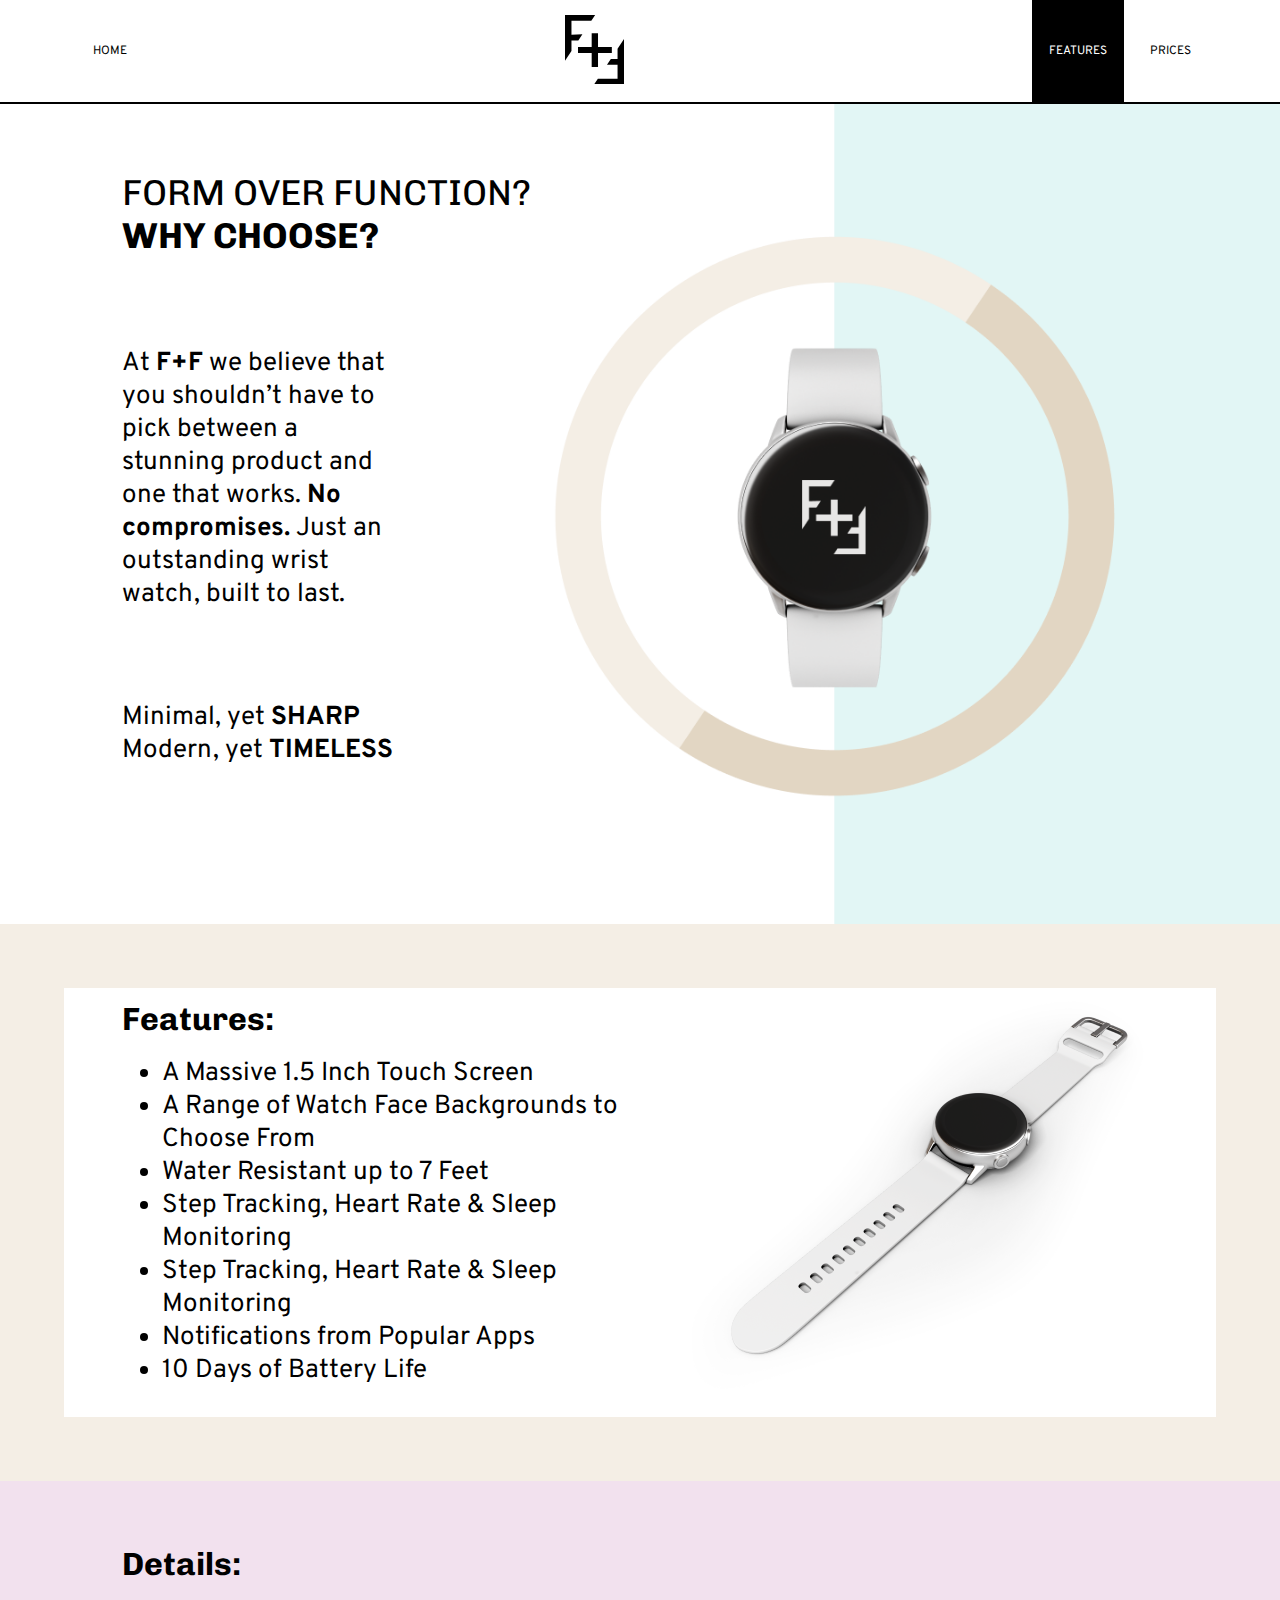
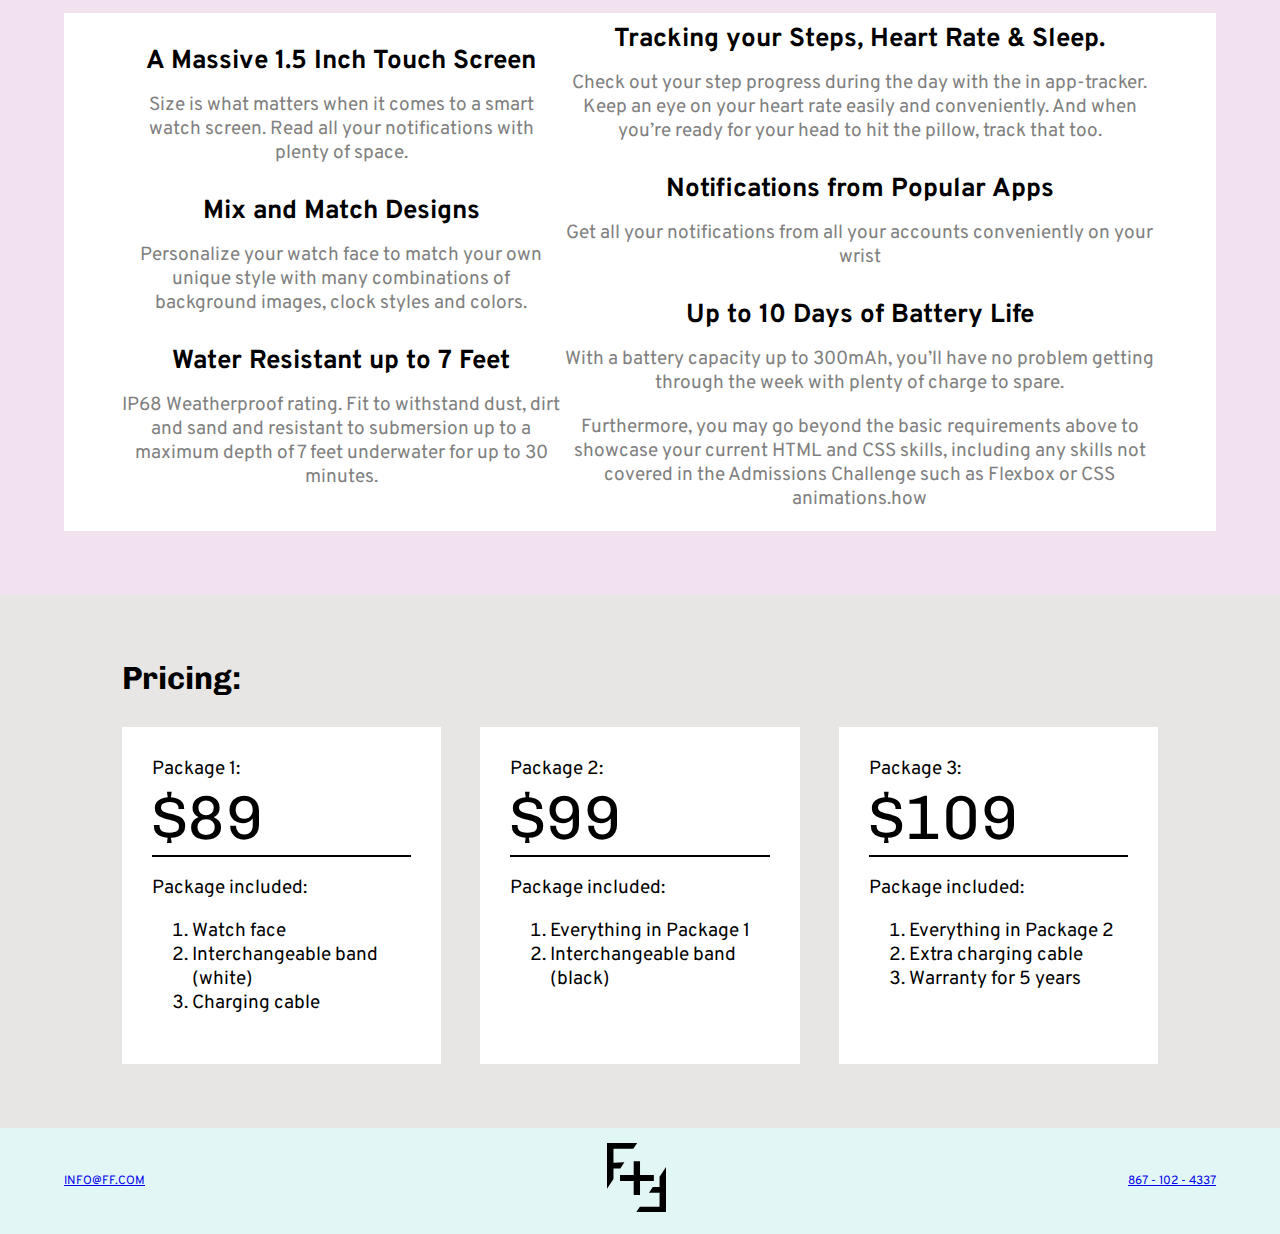
<file: starter-code/index.html>
<!DOCTYPE html>
<html lang="en">

<head>
    <meta charset="UTF-8">
    <meta http-equiv="X-UA-Compatible" content="IE=edge">
    <meta name="viewport" content="width=device-width, initial-scale=1.0">
    <link rel="preconnect" href="https://fonts.googleapis.com">
    <link rel="preconnect" href="https://fonts.gstatic.com" crossorigin>
    <link href="https://fonts.googleapis.com/css2?family=Chivo:wght@400;700&family=Overpass:wght@400;700&display=swap"
        rel="stylesheet">
    <link rel="stylesheet" href="./styles.css">
    <title>F + F Watch</title>
    <style>
        /* add your styles below: */
        .header__copy--upperbold {
            text-transform: uppercase;
            font-weight: bold;
        }

        .details {
            padding: 0 5%;
            background: #f2e1ee;
            padding-top: 5%;
            padding-bottom: 5%;
        }

        .details h3 {
            margin-left: 5%;
        }

        .details-center {
            text-align: center;
        }

        .details_title {
            font-family: "Chivo", Arial, Helvetica, sans-serif;
            font-size: 32px;
            margin: 0 0 30px;
        }

        .details_container {
            padding: 0 5%;
            display: flex;
            justify-content: space-between;
            background: white;
        }

        .details_container h4 {
            font-size: 26px;
            margin-top: 10px;
            margin-bottom: 15px;
        }

        .details_container p {
            font-size: 19px;
            margin: 0;
            margin-bottom: 20px;
            color: gray;
        }

        .details_column {
            display: flex;
            flex-direction: column;
            justify-content: center;
        }

        .pricing__card-top {
            border-bottom: 2px solid black;
        }
    </style>
</head>

<body>
    <div class="nav">
        <ul class="nav__pages-list">
            <li class="nav__pages-list-item">
                <a class="nav__pages-link" href="/">HOME</a>
            </li>
            <!-- <li class="nav__pages-list-item">
                <a class="nav__pages-link" href="/">CONTACT</a>
            </li> -->
        </ul>
        <a class="nav__logo" href="#">
            <img class="nav__logo-img" src="../F+F-logo-black.svg" alt="F+F Main Logo / Home Link">
        </a>
        <!-- ------------------------------------------------------------------------------------------------
            4- The client would like to have the 'features' link in the top navigation bar to be highlighted always. 
                Add the class nav__sections-link--highlight in order to have this applied.
            -------------------------------------------------------------------------------------------------- -->
        <ul class="nav__sections-list">
            <li class="nav__sections-list-item">
                <a class="nav__sections-link nav__sections-link--highlight" href="#features">FEATURES</a>
            </li>
            <li class="nav__sections-list-item">
                <a class="nav__sections-link" href="#pricing">PRICES</a>
            </li>
        </ul>
    </div>
    <header class="header">
        <div class="header__container">
            <h1 class="header__title">Form Over Function?</h1>
            <h2 class="header__subtitle">Why Choose?</h2>
            <p class="header__copy">
                At <span class="header__copy--bold">F+F</span> we believe that you shouldn’t have to pick between a
                stunning product and one that works. <span class="header__copy--bold">No compromises.</span> Just an
                outstanding wrist watch, built to last.</p>
            <!-- ------------------------------------------------------------------------------------------------
            5- Add two taglines to follow the header copy:
                - Minimal, yet sharp
                - Modern, yet timeless
                -The last word of each tagline should be lowercase in your HTML file, but you should use CSS to modify
                 the text to use uppercase casing. (ie. SHARP, TIMELESS) The last word should also be bolded, while 
                 the rest of the tagline can use a normal weight.
                -You should identify and create the right tags yourself and not use ones that exist in the HTML already. 
                These taglines should each be within their own HTML tag.
            -------------------------------------------------------------------------------------------------- -->
            <p class="header__copy">
                Minimal, yet <span class="header__copy--upperbold">sharp</span>
                <br>
                Modern, yet <span class="header__copy--upperbold">timeless</span>
            </p>
            <!-- OR    <p>Minimal, yet <span class="header__copy--uppercase header__copy--bold">sharp</span></p>
                        <p>Modern, yet <span class="header__copy--uppercase header__copy--bold">timeless</span></p>  -->
        </div>
    </header>
    <main>
        <div id="features" class="features">
            <div class="features__container">
                <div class="features__column">
                    <h3 class="features__title">Features:</h3>
                    <ul class="features__list">
                        <li class="features__list-item">
                            A Massive 1.5 Inch Touch Screen
                        </li>
                        <li class="features__list-item">
                            A Range of Watch Face Backgrounds to Choose From
                        </li>
                        <li class="features__list-item">
                            Water Resistant up to 7 Feet
                        </li>
                        <li class="features__list-item">
                            Step Tracking, Heart Rate & Sleep Monitoring
                        </li>
                        <li class="features__list-item">
                            Step Tracking, Heart Rate & Sleep Monitoring
                        </li>
                        <!-- ------------------------------------------------------------------------------------------------
                        1- Since starting the site, the client has 2 more features they'd like to add to the features section. 
                            They should be added to the end of the existing list as new list items.
                            Notifications from Popular Apps
                            10 Days of Battery Life
                        -------------------------------------------------------------------------------------------------- -->
                        <li class="features__list-item">
                            Notifications from Popular Apps
                        </li>
                        <li class="features__list-item">
                            10 Days of Battery Life
                        </li>
                    </ul>
                </div>
                <!-- ------------------------------------------------------------------------------------------------
                2- An image has been provided for the right side of the features section. 
                    You'll see there's an image tag there already in the HTML (has a class of features__image), 
                    but the source attribute is empty. Please link the correct image here.
                -------------------------------------------------------------------------------------------------- -->
                <div class="features__column">
                    <img class="features__image" src="../watch-side.png" alt="Side view of F+F Watch">
                </div>
            </div>
        </div>
        <!-- ------------------------------------------------------------------------------------------------
           Part 2- The client has requested that a new section of the website be built between the "Features" and the "Pricing" sections. This new section will be a more comprehensive breakdown of the features mentioned. You can find the content below. There is no mockup provided for this section. With your knowledge of HTML (don't forget about semantics!), build this to the best of your ability. Then use your knowledge of CSS to style the section.
                A Massive 1.5 Inch Touch Screen
                Size is what matters when it comes to a smart watch screen. Read all your notifications with plenty of space.
                Mix and Match Designs
                Personalize your watch face to match your own unique style with many combinations of background images, clock styles and colors.
                Water Resistant up to 7 Feet
                IP68 Weatherproof rating. Fit to withstand dust, dirt and sand and resistant to submersion up to a maximum depth of 7 feet underwater for up to 30 minutes.
                Tracking your Steps, Heart Rate & Sleep.
                Check out your step progress during the day with the in app-tracker. Keep an eye on your heart rate easily and conveniently. And when you’re ready for your head to hit the pillow, track that too. 
                Notifications from Popular Apps
                Get all your notifications from all your accounts conveniently on your wrist
                Up to 10 Days of Battery Life
                With a battery capacity up to 300mAh, you’ll have no problem getting through the week with plenty of charge to spare. 
                Furthermore, you may go beyond the basic requirements above to showcase your current HTML and CSS skills, including any skills not covered in the Admissions Challenge such as Flexbox or CSS animations.how
                -------------------------------------------------------------------------------------------------- -->
        <div class="details">
            <h3 class="details_title">Details:</h3>
            <div class="details_container ">
                <div class="details_column details-center">
                    <h4> A Massive 1.5 Inch Touch Screen</h4>
                    <p>Size is what matters when it comes to a smart watch screen. Read all your notifications with
                        plenty of space.
                    <h4> Mix and Match Designs</h4>
                    <p>
                        Personalize your watch face to match your own unique style with many combinations of background
                        images, clock styles and colors.
                    </p>
                    <h4>Water Resistant up to 7 Feet</h4>
                    <p>
                        IP68 Weatherproof rating. Fit to withstand dust, dirt and sand and resistant to submersion up to
                        a maximum depth of 7 feet underwater for up to 30 minutes.
                    </p>
                </div>
                <div class="details_column details-center">
                    <h4>Tracking your Steps, Heart Rate & Sleep.</h4>
                    <p>
                        Check out your step progress during the day with the in app-tracker. Keep an eye on your heart
                        rate easily and conveniently. And when you’re ready for your head to hit the pillow, track that
                        too.
                    </p>
                    <h4> Notifications from Popular Apps</h4>
                    <p>
                        Get all your notifications from all your accounts conveniently on your wrist
                    </p>
                    <h4>Up to 10 Days of Battery Life</h4>
                    <p>
                        With a battery capacity up to 300mAh, you’ll have no problem getting through the week with
                        plenty of charge to spare.
                    </p>
                    <p>
                        Furthermore, you may go beyond the basic requirements above to showcase your current HTML and
                        CSS skills, including any skills not covered in the Admissions Challenge such as Flexbox or CSS
                        animations.how
                    </p>
                </div>

            </div>
        </div>
        <div id="pricing" class="pricing">
            <div class="pricing__container">
                <h3 class="pricing__title">Pricing:</h3>
                <div class="pricing__cards">
                    <div class="pricing__card">
                        <div class="pricing__card-top">
                            <h4 class="pricing__card-title">Package 1:</h4>
                            <p class="pricing__card-price">$89</p>
                        </div>
                        <div class="pricing__card-bottom">
                            <!-- ------------------------------------------------------------------------------------------------
                            6-  The client would like to include a breakdown of what is included in each pricing package. 
                                They're provided the following information:
                                - The copy should be added to the pricing__card-bottom section, and the information should be in the order provided. 
                                Use your knowledge of semantic HTML to build out this section.
                                - Use the copy provided:
                                        - Package 1 includes: Watch face, Interchangeable band (white), Charging cable
                                        - Package 2 includes: Everything in Package 1, Interchangeable band (black)
                                        - Package 3 includes: Everything in Package 2, Extra charging cable, Warranty for 5 years
                                - Add a 2px solid black dividing line between the pricing__card-top & pricing__card-bottom sections by using the 
                                appropriate box model property.
                            -------------------------------------------------------------------------------------------------- -->
                            <section>
                                <p>Package included:</p>
                                <ol>
                                    <li>Watch face</li>
                                    <li>Interchangeable band (white)</li>
                                    <li>Charging cable</li>
                                </ol>
                            </section>
                        </div>
                    </div>
                    <div class="pricing__card">
                        <div class="pricing__card-top">
                            <h4 class="pricing__card-title">Package 2:</h4>
                            <p class="pricing__card-price">$99</p>
                        </div>
                        <div class="pricing__card-bottom">
                            <section>
                                <p>Package included:</p>
                                <ol>
                                    <li>Everything in Package 1 </li>
                                    <li>Interchangeable band (black)</li>
                                </ol>
                            </section>
                        </div>
                    </div>
                    <div class="pricing__card">
                        <div class="pricing__card-top">
                            <h4 class="pricing__card-title">Package 3:</h4>
                            <p class="pricing__card-price">$109</p>
                        </div>
                        <div class="pricing__card-bottom">
                            <section>
                                <p>Package included:</p>
                                <ol>
                                    <li>Everything in Package 2 </li>
                                    <li>Extra charging cable</li>
                                    <li>Warranty for 5 years</li>
                                </ol>
                            </section>
                        </div>
                    </div>
                </div>
            </div>
        </div>
    </main>
    <footer>
        <nav class="nav-footer">
            <!-- ------------------------------------------------------------------------------------------------
                3- There are two paragraph elements in the footer, one for the email and one for the phone number. 
                    Change these elements to use anchor tags instead of paragraph tags. Keep the same class name, 
                    as this will keep the proper styling applied.
                        For the email:
                            Use info@ff.com as the content
                            Use mailto:info@ff.com as the hyperlink reference
                        For the phone number:
                            Use 867 - 102 - 4337 as the content
                            Use tel:8671024337 as the hyperlink reference
                -------------------------------------------------------------------------------------------------- -->
            <ul class="nav-footer__list">
                <li class="nav-footer__list-item">
                    <p class="nav-footer__link"><a href="mailto:info@ff.com">INFO@FF.COM</a></p>
                </li>
                <li class="nav-footer__list-item">
                    <a class="nav-footer__link" href="./index.html">
                        <img class="nav-footer__logo" src="../F+F-logo-black.svg" alt="F+F Logo / Link to Home">
                    </a>
                </li>
                <li class="nav-footer__list-item">
                    <p class="nav-footer__link"> <a href="tel:8671024337"> 867 - 102 - 4337</a></p>
                </li>
            </ul>
        </nav>
    </footer>
</body>

</html>
</file>
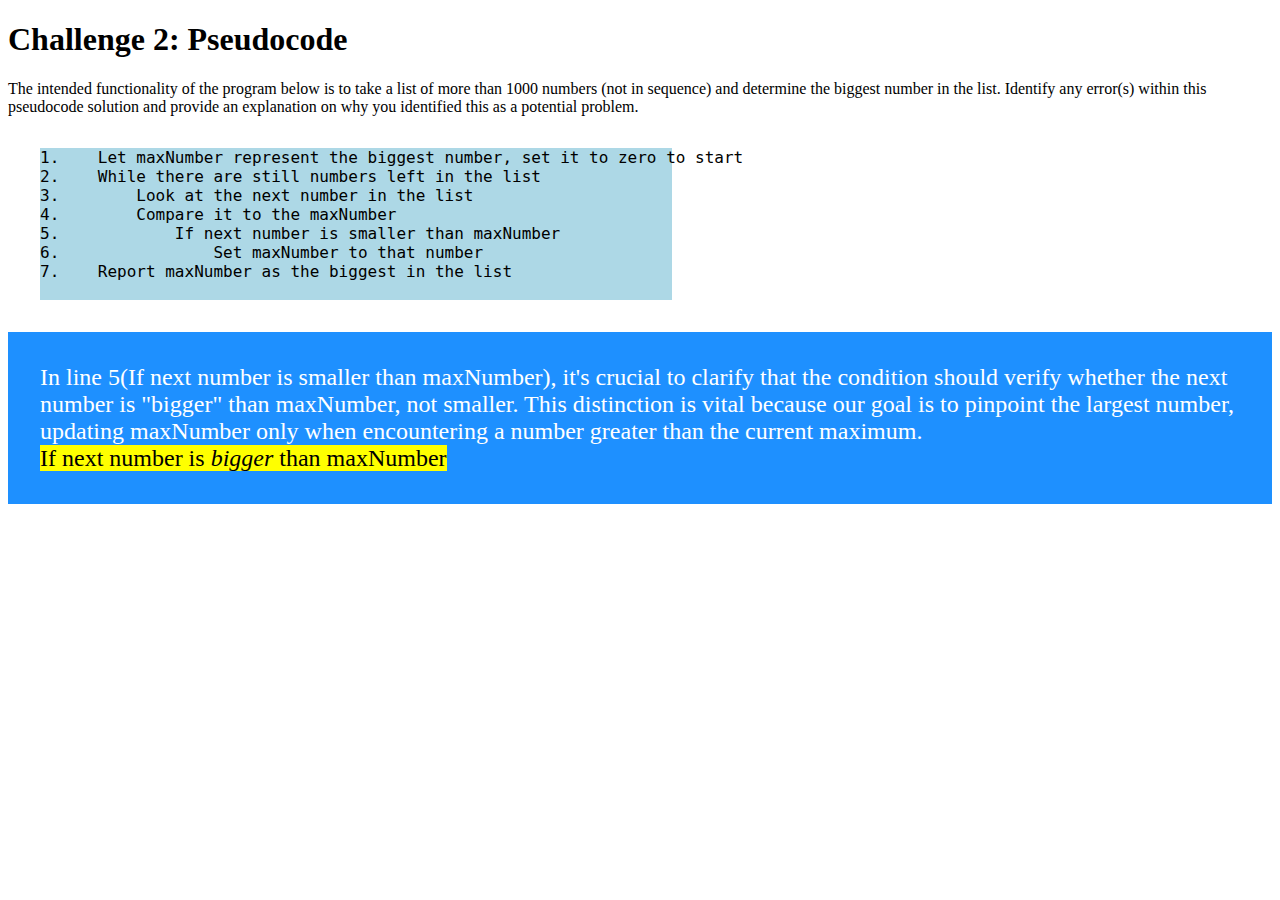
<file: starter-code/Challenge2.html>
<!DOCTYPE html>
<html lang="en">

<head>
    <meta charset="UTF-8">
    <meta name="viewport" content="width=device-width, initial-scale=1.0">
    <title> Challenge 2: Pseudocode</title>
    <style>
        .code {
            width: 50%;
            font-size: 1rem;
            margin: 2rem;
            background-color: lightblue;
        }

        .solution {
            font-size: 1.5rem;
            padding: 2rem;
            color: white;
            background-color: dodgerblue;
        }
    </style>
</head>

<body>
    <h1>Challenge 2: Pseudocode</h1>
    <p>The intended functionality of the program below is to take a list of more than 1000 numbers (not in sequence) and
        determine the biggest number in the list. Identify any error(s) within this pseudocode solution and provide an
        explanation on why you identified this as a potential problem.</p>
    <pre class="code">
1.    Let maxNumber represent the biggest number, set it to zero to start
2.    While there are still numbers left in the list
3.        Look at the next number in the list
4.        Compare it to the maxNumber
5.            If next number is smaller than maxNumber
6.                Set maxNumber to that number
7.    Report maxNumber as the biggest in the list
    </pre>
    <p class="solution"> In line 5(If next number is smaller than maxNumber), it's crucial to clarify that the condition
        should verify whether the next number is "bigger" than maxNumber, not smaller. This distinction is vital because
        our goal is to pinpoint the largest number, updating maxNumber only when encountering a number greater than the
        current maximum. <br>
        <mark>If next number is <em> bigger </em> than maxNumber </mark>
    </p>
</body>

</html>
</file>
<file: starter-code/styles.css>
html,
body {
  font-family: "Overpass", Arial, Helvetica, sans-serif;
  margin: 0;
  padding: 0;
}

p {
  font-family: "Overpass", Arial, Helvetica, sans-serif;
  font-size: 26px;
}

ul,
ol,
li {
  font-family: "Overpass", Arial, Helvetica, sans-serif;
  font-size: 19px;
}

.nav a,
.nav-footer a,
.nav p,
.nav-footer p {
  font-size: 12px;
}

.nav {
  font-family: "Chivo", Arial, Helvetica, sans-serif;
  font-size: 12px;
  font-weight: normal;
  padding: 0 5%;
  display: flex;
  justify-content: space-between;
  align-items: stretch;
  height: 100%;
  border-bottom: 2px solid black;
}

.nav__pages-list,
.nav__sections-list {
  list-style: none;
  padding-left: 0;
  margin: 0;
  display: flex;
}

.nav__pages-list-item,
.nav__sections-list-item {
  width: 92px;
  text-align: center;
}

.nav__pages-link,
.nav__sections-link {
  text-decoration: none;
  color: #000000;
  display: flex;
  justify-content: center;
  align-items: center;
  height: 100%;
}

.nav__pages-link:active,
.nav__pages-link:hover,
.nav__pages-link:focus,
.nav__sections-link:active,
.nav__sections-link:hover,
.nav__sections-link:focus {
  text-decoration: none;
  color: #000000;
}

.nav__pages-link--active,
.nav__pages-link--highlight,
.nav__pages-link:hover,
.nav__sections-link--active,
.nav__sections-link--highlight,
.nav__sections-link:hover {
  background: black;
  color: white;
}

.nav__logo-img {
  padding: 15px;
}

.header {
  padding: 0 5%;
  background: url("../watch-front.png") 0% 50%/cover no-repeat;
  height: calc(100vh - 80px);
}

.header__container {
  padding: 0 5%;
  width: 90%;
  display: flex;
  flex-direction: column;
  height: 100%;
  justify-content: center;
}

.header__title {
  font-family: "Chivo", Arial, Helvetica, sans-serif;
  font-size: 36px;
  font-weight: normal;
  text-transform: uppercase;
  margin: 0;
}

.header__subtitle {
  font-family: "Chivo", Arial, Helvetica, sans-serif;
  font-size: 36px;
  font-weight: bold;
  text-transform: uppercase;
  margin: 0 0 90px;
}

.header__copy,
.header__tagline {
  width: 27%;
  font-family: "Overpass", Arial, Helvetica, sans-serif;
  font-size: 26px;
}

.header__copy--bold,
.header__tagline--bold {
  font-weight: bold;
}

.header__copy--uppercase,
.header__tagline--uppercase {
  text-transform: uppercase;
}

.header__copy {
  margin: 0 0 90px;
}

.header__tagline {
  margin: 0;
}

.features {
  padding: 0 5%;
  background: #F4EEE5;
  padding-top: 5%;
  padding-bottom: 5%;
}

.features__container {
  padding: 0 5%;
  display: flex;
  justify-content: space-between;
  background: white;
}

.features__column {
  display: flex;
  flex-direction: column;
  justify-content: center;
}

.features__title {
  font-family: "Chivo", Arial, Helvetica, sans-serif;
  font-size: 32px;
  margin: 0;
}

.features__list-item {
  font-family: "Overpass", Arial, Helvetica, sans-serif;
  font-size: 26px;
}

.pricing {
  padding: 0 5%;
  background: #E7E6E5;
  padding-top: 5%;
  padding-bottom: 5%;
}

.pricing__container {
  padding: 0 5%;
}

.pricing__title {
  font-family: "Chivo", Arial, Helvetica, sans-serif;
  font-size: 32px;
  margin: 0 0 30px;
}

.pricing__cards {
  display: flex;
  justify-content: space-between;
}

.pricing__card {
  background: #FFFFFF;
  padding: 30px;
  width: 25%;
}

.pricing__card-title {
  margin: 0;
  font-family: "Overpass", Arial, Helvetica, sans-serif;
  font-weight: normal;
  font-size: 19px;
}

.pricing__card-price {
  font-family: "Chivo", Arial, Helvetica, sans-serif;
  font-size: 62px;
  margin: 0;
}

.pricing__card-bottom {
  font-size: 19px;
}

.pricing__card-bottom p,
.pricing__card-bottom ol,
.pricing__card-bottom ul li {
  font-size: 19px;
}

.nav-footer {
  padding: 0 5%;
  font-family: "Chivo", Arial, Helvetica, sans-serif;
  background: #E2F6F5;
}

.nav-footer__list {
  list-style: none;
  padding-left: 0;
  margin: 0;
  display: flex;
  justify-content: space-between;
  align-items: stretch;
  height: 100%;
}

.nav-footer__list-item {
  align-self: center;
}

.nav-footer__link {
  text-decoration: none;
  color: #000000;
}

.nav-footer__link:active,
.nav-footer__link:hover,
.nav-footer__link:focus {
  text-decoration: none;
  color: #000000;
}

.nav-footer__logo {
  padding: 15px;
}

/*# sourceMappingURL=styles.css.map */
</file>
